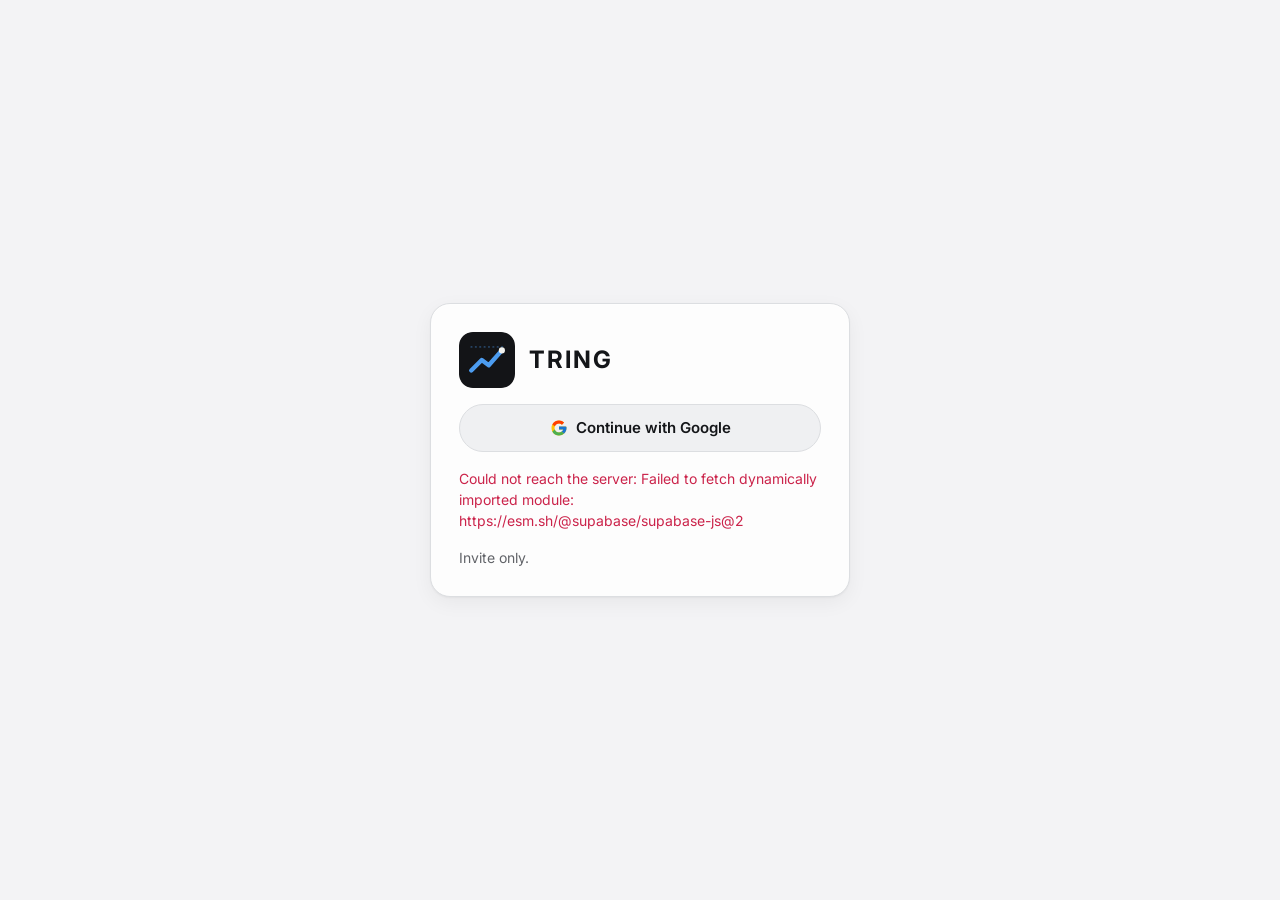
<file: index.html>
<!doctype html>
<html lang="en">
<head>
  <meta charset="utf-8">
  <meta name="viewport" content="width=device-width, initial-scale=1, viewport-fit=cover">
  <title>TRING</title>
  <meta name="description" content="TRING: track assets against their all-time highs, your portfolio and DCA plans, with AI analysis.">
  <meta name="theme-color" content="#f3f4f6" media="(prefers-color-scheme: light)">
  <meta name="theme-color" content="#0f1012" media="(prefers-color-scheme: dark)">
  <meta name="apple-mobile-web-app-capable" content="yes">
  <meta name="apple-mobile-web-app-status-bar-style" content="default">
  <meta name="apple-mobile-web-app-title" content="TRING">
  <link rel="manifest" href="manifest.webmanifest">
  <link rel="icon" href="icon.svg" type="image/svg+xml">
  <link rel="apple-touch-icon" href="icon-180.png">
  <link rel="preconnect" href="https://fonts.googleapis.com">
  <link rel="preconnect" href="https://fonts.gstatic.com" crossorigin>
  <link href="https://fonts.googleapis.com/css2?family=Inter:wght@400;500;600;700&display=swap" rel="stylesheet">
  <link rel="stylesheet" href="css/app.css?v=20261010223110">
  <!-- Every module carries the same version, so a deploy never mixes old and new files from the browser cache.
       deploy.command rewrites the ?v= stamps on each publish. -->
  <script type="importmap">
  { "imports": {
    "./js/app.js": "./js/app.js?v=20261010223110",
    "./js/ai.js": "./js/ai.js?v=20261010223110",
    "./js/analytics.js": "./js/analytics.js?v=20261010223110",
    "./js/calc.js": "./js/calc.js?v=20261010223110",
    "./js/calendar.js": "./js/calendar.js?v=20261010223110",
    "./js/cloud.js": "./js/cloud.js?v=20261010223110",
    "./js/config.js": "./js/config.js?v=20261010223110",
    "./js/fx.js": "./js/fx.js?v=20261010223110",
    "./js/history.js": "./js/history.js?v=20261010223110",
    "./js/importer.js": "./js/importer.js?v=20261010223110",
    "./js/market.js": "./js/market.js?v=20261010223110",
    "./js/store.js": "./js/store.js?v=20261010223110",
    "./js/ui.js": "./js/ui.js?v=20261010223110"
  } }
  </script>

</head>
<body>
  <div class="app">
    <nav id="nav" class="nav" aria-label="Main"></nav>
    <div class="main">
      <header class="topbar">
        <h1 id="view-title">Markets</h1>
        <div class="topbar-actions">
          <span id="sync-status" class="sync-pill" hidden></span>
          <button id="refresh-btn" class="icon-btn" type="button" aria-label="Refresh prices"></button>
          <button id="menu-btn" class="menu-btn" type="button" aria-label="Quick actions" aria-expanded="false" aria-controls="cardnav"><span></span><span></span></button>
        </div>
      </header>
      <nav id="cardnav" class="cardnav" aria-label="Quick actions" hidden></nav>
      <main id="view"></main>
    </div>
  </div>
  <div id="gate" class="gate" hidden></div>
  <div id="toasts" class="toasts"></div>
  <dialog id="sheet" class="sheet" aria-label="Panel"></dialog>
  <script type="module" src="js/app.js?v=20261010223110"></script>
</body>
</html>
</file>
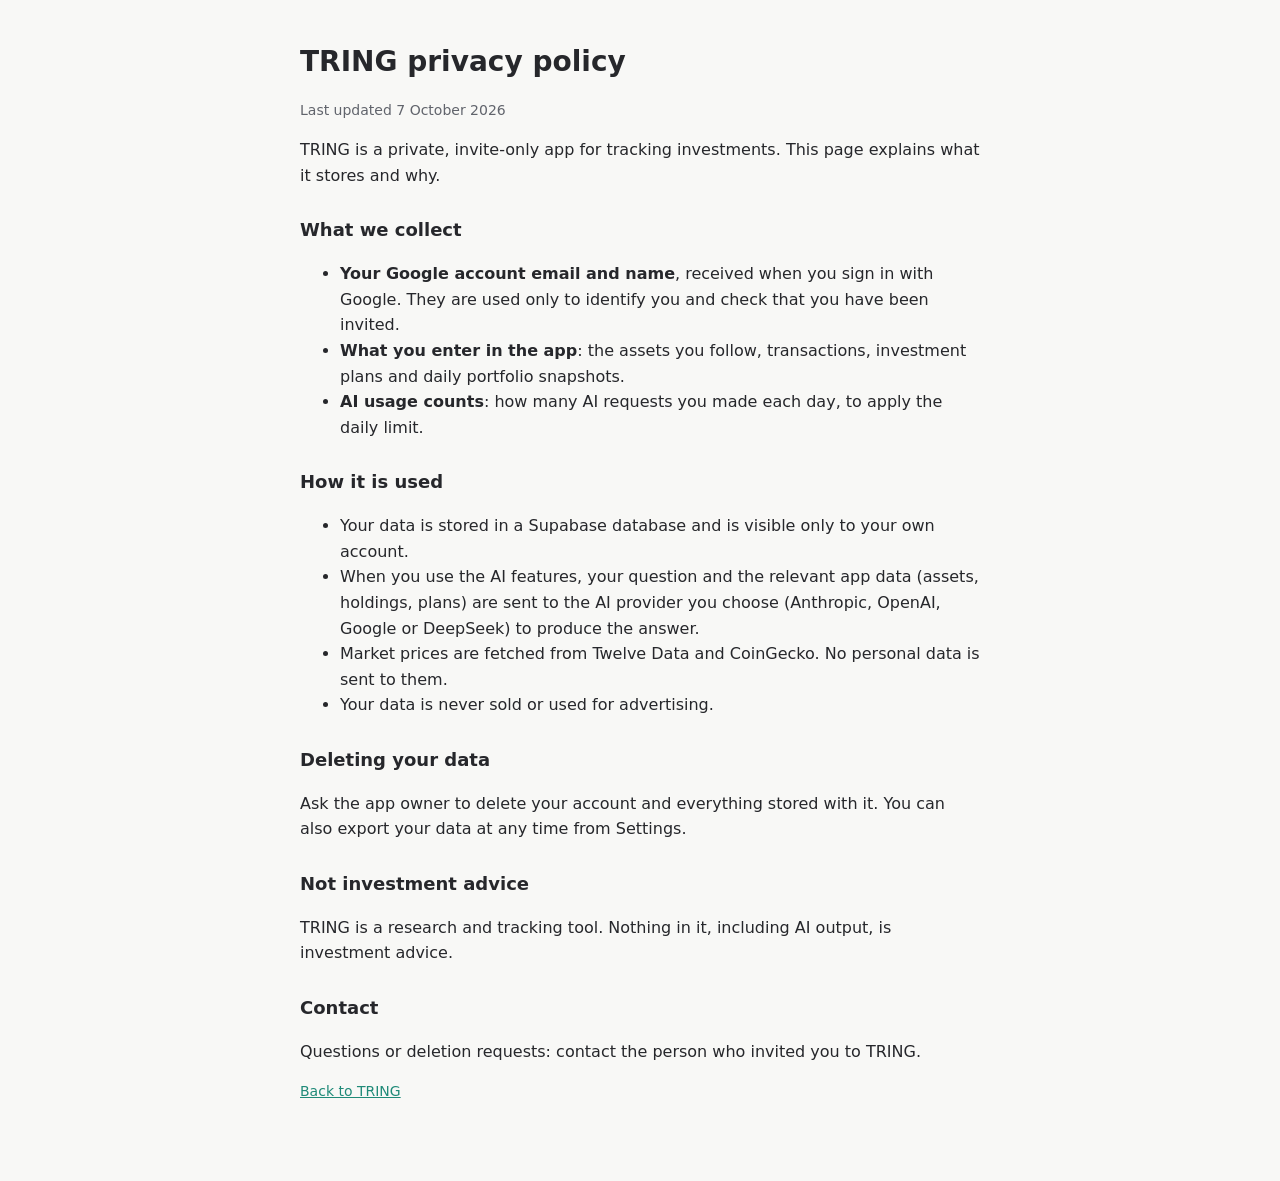
<file: privacy.html>
<!doctype html>
<html lang="en">
<head>
  <meta charset="utf-8">
  <meta name="viewport" content="width=device-width, initial-scale=1">
  <title>TRING · Privacy</title>
  <link rel="icon" href="icon.svg" type="image/svg+xml">
  <style>
    :root { --bg: #f8f8f6; --text: #26272b; --muted: #61646c; --accent: #1f8a78; color-scheme: light dark; }
    @media (prefers-color-scheme: dark) { :root { --bg: #151619; --text: #ececee; --muted: #a3a6ad; --accent: #4fc4ae; } }
    body { margin: 0; background: var(--bg); color: var(--text); font: 16px/1.6 Inter, system-ui, -apple-system, sans-serif; }
    main { max-width: 680px; margin: 0 auto; padding: 40px 16px 64px; }
    h1 { font-size: 28px; margin: 0 0 4px; }
    h2 { font-size: 18px; margin: 28px 0 8px; }
    p, li { color: var(--text); }
    .muted { color: var(--muted); font-size: 14px; }
    a { color: var(--accent); }
  </style>
</head>
<body>
  <main>
    <h1>TRING privacy policy</h1>
    <p class="muted">Last updated 7 October 2026</p>

    <p>TRING is a private, invite-only app for tracking investments. This page explains what it stores and why.</p>

    <h2>What we collect</h2>
    <ul>
      <li><strong>Your Google account email and name</strong>, received when you sign in with Google. They are used only to identify you and check that you have been invited.</li>
      <li><strong>What you enter in the app</strong>: the assets you follow, transactions, investment plans and daily portfolio snapshots.</li>
      <li><strong>AI usage counts</strong>: how many AI requests you made each day, to apply the daily limit.</li>
    </ul>

    <h2>How it is used</h2>
    <ul>
      <li>Your data is stored in a Supabase database and is visible only to your own account.</li>
      <li>When you use the AI features, your question and the relevant app data (assets, holdings, plans) are sent to the AI provider you choose (Anthropic, OpenAI, Google or DeepSeek) to produce the answer.</li>
      <li>Market prices are fetched from Twelve Data and CoinGecko. No personal data is sent to them.</li>
      <li>Your data is never sold or used for advertising.</li>
    </ul>

    <h2>Deleting your data</h2>
    <p>Ask the app owner to delete your account and everything stored with it. You can also export your data at any time from Settings.</p>

    <h2>Not investment advice</h2>
    <p>TRING is a research and tracking tool. Nothing in it, including AI output, is investment advice.</p>

    <h2>Contact</h2>
    <p>Questions or deletion requests: contact the person who invited you to TRING.</p>

    <p class="muted"><a href="./">Back to TRING</a></p>
  </main>
</body>
</html>
</file>
<file: css/app.css>
/* TRING design tokens */
:root {
  --fx-light: oklch(0.2 0.01 260);
  --fx-edge: 0.25;
  --bg: oklch(0.965 0.002 260);
  --surface: oklch(0.995 0 0);
  --surface-2: oklch(0.955 0.003 260);
  --surface-3: oklch(0.925 0.004 260);
  --text: oklch(0.2 0.006 260);
  --muted: oklch(0.5 0.008 260);
  --border: oklch(0.9 0.004 260);
  --grid: oklch(0.2 0.006 260 / 0.06);
  --accent: oklch(0.56 0.16 248);
  --accent-ink: oklch(0.99 0 0);
  --accent-soft: oklch(0.94 0.03 248);
  --success: oklch(0.52 0.14 152);
  --danger: oklch(0.55 0.2 15);
  --warning: oklch(0.55 0.13 70);
  --highlight: inset 0 1px 0 oklch(1 0 0 / 0.7);
  --shadow: 0 1px 2px oklch(0.2 0 0 / 0.04), 0 6px 20px oklch(0.2 0 0 / 0.05);
  --r-sm: 8px;
  --r-md: 12px;
  --r-lg: 16px;
  color-scheme: light;
}
@media (prefers-color-scheme: dark) {
  :root {
    --bg: oklch(0.135 0.003 260);
    --surface: oklch(0.185 0.004 260);
    --surface-2: oklch(0.225 0.005 260);
    --surface-3: oklch(0.265 0.006 260);
    --text: oklch(0.95 0.003 260);
    --muted: oklch(0.68 0.008 260);
    --border: oklch(0.27 0.006 260);
    --grid: oklch(1 0 0 / 0.05);
    --accent: oklch(0.7 0.15 245);
    --accent-ink: oklch(0.15 0.02 250);
    --accent-soft: oklch(0.28 0.06 250);
    --success: oklch(0.78 0.16 152);
    --danger: oklch(0.7 0.19 5);
    --warning: oklch(0.8 0.13 80);
    --highlight: inset 0 1px 0 oklch(1 0 0 / 0.045);
    --shadow: 0 1px 0 oklch(0 0 0 / 0.3), 0 10px 30px oklch(0 0 0 / 0.25);
    --fx-light: oklch(1 0 0);
    --fx-edge: 0.35;
    color-scheme: dark;
  }
}

* { box-sizing: border-box; }
html { -webkit-text-size-adjust: 100%; -webkit-tap-highlight-color: transparent; }
body {
  margin: 0;
  background: var(--bg);
  color: var(--text);
  font: 16px/1.5 Inter, system-ui, -apple-system, 'Segoe UI', sans-serif;
  -webkit-font-smoothing: antialiased;
}
h1, h2, h3, h4 { margin: 0; line-height: 1.25; }
h1 { font-size: 24px; font-weight: 700; letter-spacing: -0.02em; }
@media (min-width: 900px) { .topbar h1 { font-size: 28px; } }
h2 { font-size: 18px; font-weight: 600; margin-bottom: 12px; }
h3 { font-size: 16px; font-weight: 600; }
p { margin: 0; }
a { color: var(--accent); }
.num { font-variant-numeric: tabular-nums; }
.small { font-size: 14px; }
.muted { color: var(--muted); }
.strong { font-weight: 600; }
.up { color: var(--success); }
.down { color: var(--danger); }
.i { flex: none; }
[hidden] { display: none !important; }
.sr-only { position: absolute; width: 1px; height: 1px; overflow: hidden; clip: rect(0 0 0 0); white-space: nowrap; }
:focus-visible { outline: 2px solid var(--accent); outline-offset: 2px; }
.eyebrow { display: block; margin: 0; font-size: 11px; font-weight: 600; letter-spacing: 0.08em; text-transform: uppercase; color: var(--muted); }

/* ---------- Shell: content plus a floating bottom tab bar on every screen size */
.app { min-height: 100dvh; }
.nav {
  position: fixed; left: 50%; bottom: calc(10px + env(safe-area-inset-bottom)); z-index: 20;
  transform: translateX(-50%);
  width: min(480px, calc(100% - 24px));
  display: flex; justify-content: space-around; gap: 2px; padding: 6px;
  border-radius: 22px; border: 1px solid var(--border);
  background: color-mix(in oklch, var(--surface) 88%, transparent);
  backdrop-filter: blur(20px); -webkit-backdrop-filter: blur(20px);
  box-shadow: 0 8px 24px oklch(0 0 0 / 0.25);
}
.nav a {
  flex: 1; display: flex; flex-direction: column; align-items: center; justify-content: center; gap: 2px;
  min-height: 52px; border-radius: 16px;
  color: var(--muted); text-decoration: none; font-size: 11px; font-weight: 500;
  transition: background-color 150ms ease-out, color 150ms ease-out;
}
.nav a[aria-current='page'] { color: var(--text); background: var(--surface-3); }
.nav a[aria-current='page'] .i { color: var(--accent); }
.main { min-width: 0; padding: 0 16px calc(104px + env(safe-area-inset-bottom)); }
.topbar {
  display: flex; align-items: center; justify-content: space-between; gap: 12px;
  max-width: 1200px; margin: 0 auto; padding: calc(14px + env(safe-area-inset-top)) 0 14px;
}
.topbar-actions { display: flex; align-items: center; gap: 8px; }
#view { max-width: 1200px; margin: 0 auto; display: flex; flex-direction: column; gap: 12px; }
@media (min-width: 900px) {
  .main { padding: 0 32px calc(112px + env(safe-area-inset-bottom)); }
  .topbar { padding-top: 18px; }
}

/* ---------- Controls */
.btn {
  display: inline-flex; align-items: center; justify-content: center; gap: 8px;
  min-height: 44px; padding: 0 16px; border-radius: 999px;
  border: 1px solid var(--border); background: var(--surface-2); color: var(--text);
  font: inherit; font-size: 15px; font-weight: 600; text-decoration: none; white-space: nowrap; cursor: pointer;
  transition: background-color 150ms ease-out, transform 150ms ease-out;
}
.btn:active { transform: scale(0.98); }
.btn:disabled { opacity: 0.5; cursor: default; transform: none; }
.btn.primary { background: var(--accent); border-color: var(--accent); color: var(--accent-ink); }
.btn.ghost { border-color: transparent; background: transparent; }
.btn.small { min-height: 36px; padding: 0 14px; font-size: 14px; }
.btn.block { width: 100%; }
.btn-row { display: flex; flex-wrap: wrap; gap: 8px; align-items: center; }
.icon-btn {
  display: inline-grid; place-items: center; width: 44px; height: 44px; flex: none;
  border: 0; border-radius: 999px; background: transparent; color: var(--muted); cursor: pointer;
}
.icon-btn.spinning .i { animation: spin 900ms linear infinite; }
@keyframes spin { to { transform: rotate(360deg); } }
.link-btn { border: 0; padding: 0; background: none; font: inherit; color: inherit; cursor: pointer; text-decoration: underline; text-decoration-color: var(--border); text-underline-offset: 3px; }

.form { display: flex; flex-direction: column; gap: 16px; }
.field { display: flex; flex-direction: column; gap: 6px; min-width: 0; }
.field.inline { flex-direction: row; align-items: center; gap: 8px; }
.field.grow { flex: 1; }
.field.inline select { min-width: 0; }
label, .label { font-size: 14px; font-weight: 500; color: var(--muted); }
input, select, textarea {
  width: 100%; min-height: 44px; padding: 10px 12px;
  border: 1px solid var(--border); border-radius: var(--r-md);
  background: var(--surface-2); color: var(--text); font: inherit; font-size: 16px;
}
textarea { resize: vertical; line-height: 1.4; }
/* One chevron for every select, the same in light and dark */
select {
  appearance: none; -webkit-appearance: none; padding-right: 36px; cursor: pointer;
  background-image: url("data:image/svg+xml,%3Csvg xmlns='http://www.w3.org/2000/svg' width='16' height='16' viewBox='0 0 24 24' fill='none' stroke='%238b909a' stroke-width='2' stroke-linecap='round' stroke-linejoin='round'%3E%3Cpath d='m6 9 6 6 6-6'/%3E%3C/svg%3E");
  background-repeat: no-repeat; background-position: right 12px center; background-size: 16px;
}
input[type=number] { -moz-appearance: textfield; appearance: textfield; }
input[type=number]::-webkit-inner-spin-button, input[type=number]::-webkit-outer-spin-button { -webkit-appearance: none; margin: 0; }
input:focus, select:focus, textarea:focus { outline: none; border-color: var(--accent); box-shadow: 0 0 0 3px color-mix(in oklch, var(--accent) 25%, transparent); }
.hint { font-size: 13px; color: var(--muted); }
.form-error { color: var(--danger); font-size: 14px; min-height: 0; }
.form-error:empty { display: none; }
.row-2 { display: grid; grid-template-columns: 1fr 1fr; gap: 12px; }
@media (max-width: 420px) { .row-2 { grid-template-columns: 1fr; } }
.check { display: flex; align-items: center; gap: 10px; min-height: 44px; color: var(--text); font-size: 15px; cursor: pointer; }
.check input { width: 20px; height: 20px; min-height: 0; accent-color: var(--accent); }
.check:has(input:disabled) { color: var(--muted); cursor: default; }
.select-sm { width: auto; min-height: 36px; padding: 4px 30px 4px 12px; border-radius: 999px; font-size: 14px; font-weight: 500; }

.seg { display: inline-flex; gap: 4px; padding: 4px; border-radius: 999px; background: var(--surface-2); border: 1px solid var(--border); align-self: flex-start; max-width: 100%; }
.seg.wrap { flex-wrap: wrap; border-radius: 18px; }
.seg.full { display: flex; align-self: stretch; }
.seg.full label { flex: 1; min-width: 0; }
.seg.full span { justify-content: center; padding: 0 4px; overflow: hidden; text-overflow: ellipsis; }
@media (max-width: 420px) { .seg.full span { font-size: 13px; } }
.seg label { position: relative; display: block; }
.seg input { position: absolute; inset: 0; width: 100%; height: 100%; min-height: 0; margin: 0; opacity: 0; cursor: pointer; }
.seg span { display: flex; align-items: center; min-height: 36px; padding: 0 14px; border-radius: 999px; font-size: 14px; font-weight: 500; color: var(--muted); white-space: nowrap; }
.seg input:checked + span { background: var(--surface-3); color: var(--text); box-shadow: var(--highlight); }
.seg input:focus-visible + span { outline: 2px solid var(--accent); }
.seg small { font-weight: 400; }

/* ---------- Surfaces: page → panel → inset box, like Trading 212 */
.card, .panel {
  background: var(--surface); border: 1px solid var(--border); border-radius: 20px;
  padding: 20px; box-shadow: var(--highlight), var(--shadow); min-width: 0;
}
.box { display: flex; flex-direction: column; padding: 4px 16px; border: 1px solid var(--border); border-radius: var(--r-lg); background: var(--surface-2); box-shadow: var(--highlight); }
.stat { display: flex; justify-content: space-between; align-items: center; gap: 12px; min-height: 44px; border-bottom: 1px solid var(--border); font-size: 15px; font-weight: 500; text-align: right; }
.stat:last-child { border-bottom: 0; }
.stat .eyebrow { text-align: left; }
.toolbar { display: flex; align-items: center; justify-content: space-between; gap: 12px; flex-wrap: wrap; }
.toolbar.end { justify-content: flex-end; }
.grid { display: grid; gap: 12px; grid-template-columns: repeat(auto-fill, minmax(300px, 1fr)); }
@media (max-width: 360px) { .grid { grid-template-columns: 1fr; } }
.two-col { display: grid; gap: 12px; grid-template-columns: 1fr; }
@media (min-width: 900px) { .two-col { grid-template-columns: 3fr 2fr; } }
.footnote { font-size: 13px; color: var(--muted); max-width: 70ch; }
.banner { display: flex; gap: 12px; align-items: center; flex-wrap: wrap; padding: 16px; border-radius: 20px; background: var(--accent-soft); border: 1px solid color-mix(in oklch, var(--accent) 30%, transparent); }
.banner > div { flex: 1; min-width: 200px; }
.banner p { font-size: 14px; color: var(--muted); }
.empty { text-align: left; display: flex; flex-direction: column; gap: 8px; align-items: flex-start; padding: 32px 24px; }
.empty h2 { margin: 0; }
.empty .btn { margin-top: 8px; }
.skeleton { display: block; border-radius: 8px; background: linear-gradient(90deg, var(--surface-2), var(--surface-3), var(--surface-2)); background-size: 200% 100%; animation: shimmer 1.4s ease-in-out infinite; }
@keyframes shimmer { from { background-position: 100% 0; } to { background-position: -100% 0; } }
.dot { display: inline-block; width: 10px; height: 10px; border-radius: 50%; margin-right: 8px; flex: none; vertical-align: middle; }
.chip { display: inline-flex; align-items: center; gap: 4px; padding: 2px 8px; border-radius: 999px; font-size: 12px; font-weight: 600; background: var(--surface-2); color: var(--muted); }
.chip.buy { background: color-mix(in oklch, var(--success) 15%, transparent); color: var(--success); }
.chip.sell { background: color-mix(in oklch, var(--danger) 15%, transparent); color: var(--danger); }
.chip.split { background: color-mix(in oklch, var(--accent) 15%, transparent); color: var(--accent); }

/* Asset monogram tile */
.avatar {
  display: inline-grid; place-items: center; width: 40px; height: 40px; flex: none; border-radius: 12px;
  font-size: 13px; font-weight: 700; letter-spacing: 0.02em;
  color: var(--c); background: color-mix(in oklch, var(--c) 18%, var(--surface-2));
  box-shadow: inset 0 0 0 1px color-mix(in oklch, var(--c) 30%, transparent);
}
.avatar.cash { --c: var(--muted); }
.avatar { position: relative; overflow: hidden; }
.avatar img { position: absolute; inset: 0; width: 100%; height: 100%; object-fit: contain; background: #fff; }
.avatar.sm { width: 32px; height: 32px; border-radius: 9px; font-size: 11px; }
.tx-main strong .chip { margin-left: 6px; vertical-align: 1px; }

/* ---------- Asset card (Markets) */
.asset { display: flex; flex-direction: column; gap: 14px; }
.asset-head { display: flex; justify-content: space-between; gap: 12px; align-items: flex-start; }
.asset-id { display: flex; align-items: center; gap: 12px; min-width: 0; padding: 0; border: 0; background: none; color: inherit; font: inherit; text-align: left; cursor: pointer; }
.asset-id h3 { overflow-wrap: anywhere; }
.price-block { text-align: right; flex: none; }
.price { font-size: 20px; font-weight: 600; }
.ath-row { display: flex; justify-content: space-between; align-items: flex-end; gap: 12px; padding: 14px 16px; border-radius: var(--r-lg); background: var(--surface-2); border: 1px solid var(--border); }
.ath-row > div { display: flex; flex-direction: column; gap: 2px; }
.ath-row .right { text-align: right; align-items: flex-end; }
.big { font-size: 28px; font-weight: 700; letter-spacing: -0.02em; line-height: 1.1; }
.meter { height: 6px; border-radius: 999px; background: var(--surface-3); overflow: hidden; }
.meter span { display: block; height: 100%; border-radius: inherit; transition: width 250ms ease-out; }
.card-actions { display: flex; align-items: center; gap: 4px; margin-top: auto; border-top: 1px solid var(--border); padding-top: 10px; }
.card-actions .icon-btn { margin-left: auto; }
.card-error { display: flex; flex-direction: column; gap: 10px; align-items: flex-start; padding: 12px; border-radius: var(--r-md); background: color-mix(in oklch, var(--danger) 8%, transparent); color: var(--text); font-size: 14px; }
.pick-list { display: flex; flex-direction: column; gap: 6px; }
.pick-list:empty { display: none; }
.pick { display: flex; justify-content: space-between; gap: 8px; align-items: center; min-height: 48px; padding: 8px 12px; border: 1px solid var(--border); border-radius: var(--r-md); background: var(--surface-2); color: var(--text); font: inherit; text-align: left; cursor: pointer; }

/* ---------- KPIs, tables, lists */
.kpis { display: grid; gap: 16px; grid-template-columns: repeat(auto-fit, minmax(130px, 1fr)); }
.card .kpis { margin-bottom: 16px; }
.kpi { display: flex; flex-direction: column; gap: 2px; min-width: 0; }
.kpi strong { font-size: 22px; font-weight: 600; letter-spacing: -0.01em; }
.table-wrap { overflow-x: auto; margin: 0 -4px; }
table { width: 100%; border-collapse: collapse; font-size: 14px; }
th, td { padding: 10px 8px; text-align: left; border-bottom: 1px solid var(--border); white-space: nowrap; }
th { font-weight: 600; color: var(--muted); font-size: 11px; letter-spacing: 0.08em; text-transform: uppercase; }
tbody tr:last-child td { border-bottom: 0; }
.r { text-align: right; font-variant-numeric: tabular-nums; }
.tx-list, .schedule, .legend-list, .hold-list { list-style: none; margin: 0; padding: 0; }
.tx-list li { display: flex; align-items: center; gap: 12px; padding: 10px 0; border-bottom: 1px solid var(--border); }
.tx-list li:last-child { border-bottom: 0; }
.tx-main { flex: 1; display: flex; flex-direction: column; min-width: 0; }
.tx-main span { overflow: hidden; text-overflow: ellipsis; white-space: nowrap; }
.schedule { max-height: 420px; overflow-y: auto; }
.schedule li { display: grid; grid-template-columns: 40px 1fr auto auto; align-items: center; gap: 12px; min-height: 52px; border-bottom: 1px solid var(--border); }
.schedule li:last-child { border-bottom: 0; }
.schedule li.done > span:not(.chip) { color: var(--muted); }
.schedule .btn, .schedule .chip, .schedule li > span:last-child { justify-self: end; }

/* ---------- Line chart (Revolut style) */
.lc {
  position: relative; height: var(--lc-h, 220px); margin: 0 -20px;
  touch-action: pan-y; cursor: crosshair;
  user-select: none; -webkit-user-select: none; -webkit-touch-callout: none;
}
.lc svg { display: block; width: 100%; height: 100%; overflow: visible; }
.lc-grid line { stroke: var(--grid); stroke-width: 1; vector-effect: non-scaling-stroke; }
.lc-end, .lc-dot { position: absolute; width: 10px; height: 10px; margin: -5px 0 0 -5px; border-radius: 50%; background: var(--lc-c); pointer-events: none; }
.lc-end { box-shadow: 0 0 0 4px color-mix(in oklch, var(--lc-c) 25%, transparent); animation: pulse 2.4s ease-out infinite; }
.lc-dot { width: 12px; height: 12px; margin: -6px 0 0 -6px; border: 2px solid var(--surface); box-shadow: 0 0 0 1px var(--lc-c); }
.lc-cursor { position: absolute; top: 0; bottom: 0; width: 1px; background: var(--muted); opacity: 0.5; pointer-events: none; }
@keyframes pulse { 0% { box-shadow: 0 0 0 0 color-mix(in oklch, var(--lc-c) 45%, transparent); } 70%, 100% { box-shadow: 0 0 0 10px transparent; } }
.lc-legend { display: flex; gap: 16px; margin-top: 8px; }
.sw { display: inline-block; width: 14px; height: 2px; border-radius: 2px; vertical-align: middle; margin-right: 6px; }
.sw.dashed { background: repeating-linear-gradient(90deg, var(--muted) 0 3px, transparent 3px 6px); }
.chart-empty { display: grid; place-items: center; min-height: 160px; }
.ranges { display: flex; justify-content: space-between; gap: 2px; margin-top: 12px; }
.ranges label { position: relative; flex: 1; display: block; }
.ranges input { position: absolute; inset: 0; width: 100%; height: 100%; min-height: 0; margin: 0; opacity: 0; cursor: pointer; }
.ranges span { display: grid; place-items: center; min-height: 36px; border-radius: 999px; font-size: 13px; font-weight: 600; color: var(--muted); }
.ranges input:checked + span { background: var(--surface-3); color: var(--text); box-shadow: var(--highlight); }
.ranges input:focus-visible + span { outline: 2px solid var(--accent); }

.alloc { display: flex; flex-wrap: wrap; gap: 20px; align-items: center; }
.donut { flex: none; }
.donut-center { font: 600 14px Inter, system-ui, sans-serif; fill: var(--text); font-variant-numeric: tabular-nums; }
.legend-list { flex: 1; min-width: 160px; display: flex; flex-direction: column; gap: 8px; font-size: 14px; }
.legend-list li { display: flex; align-items: center; gap: 8px; }
.legend-list li span:first-of-type { flex: 1; }
.legend-list i { width: 10px; height: 10px; border-radius: 50%; flex: none; }
.legend-list.cols { display: grid; grid-template-columns: repeat(auto-fill, minmax(180px, 1fr)); gap: 8px 16px; }

/* ---------- Portfolio */
.port { display: grid; gap: 12px; grid-template-columns: minmax(0, 1fr); grid-template-areas: 'perf' 'returns' 'hold' 'breakdown' 'expo' 'income' 'alloc' 'tx'; }
.perf { grid-area: perf; overflow: hidden; background: radial-gradient(120% 60% at 50% 100%, color-mix(in oklch, var(--surface-2) 70%, transparent), transparent 70%), var(--surface); }
.returns { grid-area: returns; }
.breakdown { grid-area: breakdown; padding: 12px; }
.holdings-panel { grid-area: hold; padding: 12px; }
.alloc-panel { grid-area: alloc; }
.tx-panel { grid-area: tx; }
.income-panel { grid-area: income; }
.expo-panel { grid-area: expo; }
.income-panel > .eyebrow, .expo-panel > .eyebrow { margin-bottom: 12px; }
.income-empty { display: flex; align-items: center; justify-content: space-between; gap: 12px; flex-wrap: wrap; }
.income-empty p { max-width: 60ch; }
.income-grid { display: grid; gap: 12px; grid-template-columns: minmax(0, 1fr); }
@media (min-width: 760px) { .income-grid { grid-template-columns: 1fr 1fr; } }
.bar { display: block; height: 6px; border-radius: 999px; background: var(--surface-3); overflow: hidden; }
.bar i { display: block; height: 100%; border-radius: inherit; background: var(--accent); }
.div-years { display: grid; gap: 8px; margin-top: 16px; }
.div-year { display: grid; grid-template-columns: 44px 1fr auto; align-items: center; gap: 12px; }
.payers { margin-top: 12px; }
.income-panel .warn { margin-top: 12px; }
.expo-kpis { display: grid; grid-template-columns: repeat(3, minmax(0, 1fr)); gap: 12px; margin-bottom: 16px; }
.expo-kpis strong { display: block; font-size: 18px; font-weight: 600; }
.expo-list { list-style: none; margin: 0; padding: 0; display: flex; flex-direction: column; gap: 14px; }
.expo-row { display: flex; justify-content: space-between; gap: 12px; margin-bottom: 6px; font-size: 15px; }
.expo-name { font-weight: 600; }
.expo-list p { margin-top: 6px; }
.expo-panel .expo-list + p { margin-top: 14px; }
/* Phones: the two column wrappers dissolve, so every panel follows the grid areas above */
.port-main, .port-side { display: contents; }
@media (min-width: 1000px) {
  /* Desktop: holdings stay in view beside the taller right column, so no empty gap opens below them */
  .port { grid-template-columns: 380px minmax(0, 1fr); grid-template-areas: 'side main' 'income income' 'alloc alloc' 'tx tx'; }
  .port-main { grid-area: main; display: flex; flex-direction: column; gap: 12px; min-width: 0; }
  .port-side { grid-area: side; display: block; min-width: 0; }
  /* .port-side prefix: outranks the light-effect rule's position: relative (sticky still anchors the effect) */
  .port-side > .holdings-panel.panel { position: sticky; top: calc(88px + env(safe-area-inset-top)); max-height: calc(100dvh - 88px - 112px - env(safe-area-inset-top) - env(safe-area-inset-bottom)); display: flex; flex-direction: column; }
  .holdings-panel .hold-list { overflow-y: auto; margin: 0 -12px; padding: 0 12px; overscroll-behavior: contain; }
}
.perf { position: relative; }
.perf-head { margin-bottom: 12px; }
.perf-title { display: flex; flex-direction: column; gap: 2px; min-width: 0; user-select: none; -webkit-user-select: none; }
.perf-actions { position: absolute; top: 12px; right: 12px; display: flex; align-items: center; gap: 2px; }
.hero { font-size: 40px; font-weight: 700; letter-spacing: -0.035em; line-height: 1.1; white-space: nowrap; }
.hero small { font-size: 0.6em; letter-spacing: -0.01em; color: var(--muted); }
.perf-sub { min-height: 21px; font-weight: 500; }
@media (max-width: 420px) { .hero { font-size: 34px; } }

.returns .eyebrow:first-child { margin-bottom: 12px; }
.pnl-grid { display: grid; gap: 1px; grid-template-columns: repeat(2, minmax(0, 1fr)); border-radius: var(--r-lg); overflow: hidden; background: var(--border); border: 1px solid var(--border); }
.returns { container-type: inline-size; }
@container (min-width: 420px) { .pnl-grid { grid-template-columns: repeat(3, minmax(0, 1fr)); } }
@container (min-width: 720px) { .pnl-grid { grid-template-columns: repeat(6, minmax(0, 1fr)); } }
.pnl { display: flex; flex-direction: column; gap: 4px; padding: 12px; background: var(--surface-2); min-width: 0; }
.pnl strong { font-size: 15px; font-weight: 600; overflow: hidden; text-overflow: ellipsis; white-space: nowrap; }
.pnl .small { font-size: 13px; }

.hold-head { display: flex; justify-content: space-between; align-items: center; gap: 12px; padding: 6px 6px 10px; }
.hold-total { display: block; font-size: 17px; font-weight: 600; }
.search { position: relative; margin-bottom: 6px; }
.search .i { position: absolute; left: 14px; top: 50%; transform: translateY(-50%); color: var(--muted); pointer-events: none; }
.search input { padding-left: 42px; border-radius: 999px; }
.hold { display: flex; align-items: center; gap: 12px; width: 100%; min-height: 64px; padding: 10px; border: 0; border-radius: var(--r-md); background: none; color: inherit; font: inherit; text-align: left; cursor: pointer; transition: background-color 120ms ease-out; }
.hold-main { flex: 1; display: flex; flex-direction: column; min-width: 0; }
.hold-name { font-weight: 600; font-size: 15px; overflow: hidden; text-overflow: ellipsis; white-space: nowrap; }
.hold-sub { font-size: 12px; font-weight: 500; color: var(--muted); text-transform: uppercase; letter-spacing: 0.02em; overflow: hidden; text-overflow: ellipsis; white-space: nowrap; }
.hold-right { display: flex; flex-direction: column; align-items: flex-end; flex: none; }
.hold-val { font-weight: 600; font-size: 15px; }
.hold-right .small { font-size: 12px; font-weight: 500; }
.hold-empty { padding: 16px 10px; }

.th-sort { border: 0; background: none; padding: 0; font: inherit; color: inherit; cursor: pointer; min-height: 32px; white-space: nowrap; }
.tx-head { display: flex; justify-content: space-between; align-items: center; gap: 12px; }
.tx-head h2 { margin: 0; }
.tx-filters { display: grid; grid-template-columns: repeat(auto-fit, minmax(160px, 1fr)); gap: 12px; margin: 16px 0 8px; }
.pager { display: flex; justify-content: space-between; align-items: center; gap: 12px; margin-top: 12px; }

/* Asset detail sheet */
.detail { display: flex; flex-direction: column; gap: 14px; }
.detail-id { display: flex; align-items: center; gap: 10px; }
.detail .lc { margin: 0 -20px; }
.detail .ranges { margin-top: 0; }
.detail h3.eyebrow { margin-top: 6px; }
.detail-actions { display: flex; gap: 8px; align-items: center; position: sticky; bottom: 0; padding-top: 4px; background: var(--surface); }

/* ---------- Plan */
.plan-layout { display: grid; gap: 12px; grid-template-columns: minmax(0, 1fr); }
@media (min-width: 1100px) { .plan-layout { grid-template-columns: minmax(0, 2fr) minmax(0, 3fr); } }
.alloc-rows { flex: 1; min-width: min(100%, 320px); display: flex; flex-direction: column; gap: 8px; }
.alloc-row { display: flex; flex-direction: column; gap: 8px; padding: 8px 4px 10px 12px; border: 1px solid var(--border); border-radius: var(--r-lg); background: var(--surface-2); }
.alloc-row input { background: var(--surface); }
.alloc-main { display: flex; align-items: center; gap: 8px; }
.alloc-main .dot { margin-right: 0; }
.alloc-main .pct-input { width: 80px; }
.alloc-main .icon-btn { width: 36px; }
.alloc-target { display: flex; align-items: center; flex-wrap: wrap; gap: 6px 10px; padding-left: 18px; }
.alloc-target label { font-size: 13px; }
.ccy-input { position: relative; width: 148px; flex: none; }
.ccy-input input { min-height: 36px; padding: 6px 46px 6px 10px; text-align: right; font-variant-numeric: tabular-nums; }
.ccy-input span { position: absolute; right: 10px; top: 50%; transform: translateY(-50%); font-size: 12px; font-weight: 600; color: var(--muted); pointer-events: none; }
.alloc-out { margin-left: auto; padding-right: 10px; font-size: 15px; white-space: nowrap; }
.alloc-out strong { font-weight: 700; }
.alloc-note { margin: 0; padding: 0 10px 0 18px; }
.alloc-note .link-btn { color: var(--accent); text-decoration: none; min-height: 24px; }
.alloc-cols { display: flex; justify-content: space-between; padding: 0 48px 0 30px; font-weight: 500; }
.alloc-head .field.inline .label { font-size: 13px; }
/* One colour job each: the asset dot is identity, blue marks the active choice, green/red the outcome */
.alloc-head .seg input:checked + span, .seg.mini input:checked + span { background: var(--accent-soft); color: var(--accent); }
.alloc-head { display: flex; align-items: center; justify-content: space-between; flex-wrap: wrap; gap: 8px 12px; margin-bottom: 12px; }
.alloc-head h2 { margin: 0; }
.seg.mini { padding: 2px; }
.seg.mini span { min-height: 32px; padding: 0 10px; font-size: 13px; }

/* Instrument search (combobox) */
.combo { position: relative; flex: 1; min-width: 0; }
.combo-list {
  position: absolute; left: 0; right: 0; top: calc(100% + 6px); z-index: 30;
  margin: 0; padding: 6px; list-style: none; max-height: 344px; overflow-y: auto; min-width: 260px;
  background: var(--surface); border: 1px solid var(--border); border-radius: var(--r-md);
  box-shadow: var(--highlight), 0 16px 40px oklch(0 0 0 / 0.28); animation: pop-in 150ms ease-out;
}
.combo-list.inline { position: static; min-width: 0; margin-top: 8px; max-height: 52dvh; box-shadow: none; animation: none; background: var(--surface-2); }
.combo-opt { display: flex; align-items: center; gap: 10px; min-height: 52px; padding: 6px 8px; border-radius: var(--r-sm); cursor: pointer; }
.combo-opt.active { background: var(--surface-3); }
.combo-main { flex: 1; min-width: 0; display: flex; flex-direction: column; }
.combo-name { font-size: 15px; font-weight: 600; overflow: hidden; text-overflow: ellipsis; white-space: nowrap; }
.combo-sub { font-size: 12px; color: var(--muted); overflow: hidden; text-overflow: ellipsis; white-space: nowrap; }
.combo-opt .chip { flex: none; }
.combo-note { padding: 10px 8px; }
/* An open list must sit above the cards that follow */
.card:has(.combo-input[aria-expanded='true']) { z-index: 5; }
@keyframes pop-in { from { opacity: 0; transform: translateY(-4px); } }
.manual { margin-top: 20px; padding-top: 4px; border-top: 1px solid var(--border); }
.manual summary { display: flex; align-items: center; min-height: 44px; font-size: 14px; font-weight: 500; color: var(--muted); cursor: pointer; }
.manual[open] summary { margin-bottom: 8px; }

/* Plan setup: three labelled groups; stays in view beside the allocation on tall desktop screens */
.setup-group { display: flex; flex-direction: column; gap: 12px; min-width: 0; padding-top: 16px; border-top: 1px solid var(--border); }
.setup .seg.full span { min-height: 40px; }
.setup-sum { margin: 0; padding: 10px 12px; border-radius: var(--r-md); background: var(--surface-2); font-size: 14px; }
.setup-sum strong { font-weight: 600; }
.affix { position: relative; }
.affix input { padding-right: 56px; }
.affix span { position: absolute; right: 12px; top: 50%; transform: translateY(-50%); font-size: 13px; font-weight: 600; color: var(--muted); pointer-events: none; }
@media (min-width: 1100px) and (min-height: 820px) {
  .plan-layout > .card.setup { position: sticky; top: calc(88px + env(safe-area-inset-top)); align-self: start; }
}

/* Plan allocation treemap */
.plan-alloc { display: flex; flex-direction: column; gap: 14px; }
.tm { position: relative; }
.tm-cell { position: absolute; outline: none; }
.tm-in {
  position: absolute; inset: 2px; display: flex; flex-direction: column; justify-content: flex-end; gap: 1px;
  padding: 10px 12px; overflow: hidden; border-radius: 10px; cursor: default;
  color: oklch(0.17 0.02 260);
  background: linear-gradient(155deg, color-mix(in oklch, var(--c) 78%, white), var(--c) 45%, color-mix(in oklch, var(--c) 82%, black));
  box-shadow: inset 0 1px 0 oklch(1 0 0 / 0.3), inset 0 0 0 1px oklch(0 0 0 / 0.12);
}
.tm-cell.md .tm-in { padding: 6px 8px; }
.tm-cell.sm .tm-in { padding: 0; }
.tm-name { font-size: 14px; font-weight: 700; line-height: 1.2; }
.tm-val { font-size: 12px; font-weight: 600; opacity: 0.8; }
.tm-name, .tm-val { overflow: hidden; text-overflow: ellipsis; white-space: nowrap; }
.tm-cell.md .tm-full, .tm-cell.lg .tm-short { display: none; }
.tm-cell.sm .tm-name, .tm-cell.sm .tm-val { display: none; }
.tm-more { display: none; margin: 8px 0 0; padding-top: 8px; border-top: 1px solid oklch(0 0 0 / 0.15); font-size: 13px; }
.tm-more div { display: flex; justify-content: space-between; gap: 16px; padding: 2px 0; }
.tm-more dt { opacity: 0.75; font-weight: 500; }
.tm-more dd { margin: 0; font-weight: 700; }
.tm-more .up, .tm-more .down { color: inherit; }
.tm-caption { margin-top: 6px; }
/* Pop-out: the tile lifts above its neighbours and grows (toward the middle) to show everything */
.tm-cell:is(:hover, :focus-visible) { z-index: 5; }
.tm-cell:is(:hover, :focus-visible) .tm-in {
  right: auto; bottom: auto; justify-content: flex-start;
  min-width: max(calc(100% - 4px), 220px); min-height: max(calc(100% - 4px), 64px); padding: 12px 14px;
  box-shadow: inset 0 1px 0 oklch(1 0 0 / 0.3), 0 0 0 2px color-mix(in oklch, var(--c) 60%, white), 0 14px 36px oklch(0 0 0 / 0.45);
  animation: tm-pop 160ms ease-out;
}
.tm-cell.ax-r:is(:hover, :focus-visible) .tm-in { left: auto; right: 2px; }
.tm-cell.ay-b:is(:hover, :focus-visible) .tm-in { top: auto; bottom: 2px; }
.tm-cell:is(:hover, :focus-visible) :is(.tm-name, .tm-val) { display: block; }
.tm-cell:is(:hover, :focus-visible) .tm-full { display: inline; }
.tm-cell:is(:hover, :focus-visible) .tm-short { display: none; }
.tm-cell:is(:hover, :focus-visible) .tm-more { display: block; }
@keyframes tm-pop { from { transform: scale(0.97); opacity: 0.7; } }

/* Plan result */
.plan-hero { display: grid; gap: 16px; grid-template-columns: minmax(0, 1fr); align-items: center; margin-bottom: 20px; }
@media (min-width: 900px) { .plan-hero { grid-template-columns: minmax(280px, 2fr) 3fr; } }
.plan-gain { display: flex; flex-direction: column; gap: 4px; padding: 16px 18px; border-radius: var(--r-lg); background: var(--surface-2); border: 1px solid var(--border); box-shadow: var(--highlight); }
.plan-gain .hero { font-size: 36px; }
.card .plan-hero .kpis { margin-bottom: 0; }
#plan-results .footnote { margin-top: 14px; }
.pct-input { position: relative; width: 96px; flex: none; }
.pct-input input { padding-right: 28px; text-align: right; }
.pct-input span { position: absolute; right: 10px; top: 50%; transform: translateY(-50%); color: var(--muted); pointer-events: none; }
#alloc-sum { display: flex; align-items: center; gap: 6px; }
#alloc-sum.ok { color: var(--success); }
#alloc-sum.warn { color: var(--warning); }

/* ---------- AI */
.ai-controls { display: flex; flex-direction: column; gap: 12px; }
.quick { display: flex; flex-wrap: wrap; gap: 8px; align-items: center; }
.quick .field.inline { min-width: 220px; }
.chat { display: flex; flex-direction: column; gap: 16px; min-height: 200px; }
.chat-empty { display: flex; flex-direction: column; gap: 6px; max-width: 60ch; }
.chat-empty h2 { margin: 0; }
.msg.user { display: flex; justify-content: flex-end; }
.msg.user .bubble { max-width: 85%; padding: 10px 14px; border-radius: 18px 18px 4px 18px; background: var(--surface-3); white-space: pre-wrap; overflow-wrap: anywhere; }
.msg.ai { max-width: 100%; }
.msg.error { display: flex; gap: 8px; align-items: flex-start; padding: 10px 12px; border-radius: var(--r-md); color: var(--danger); background: color-mix(in oklch, var(--danger) 8%, transparent); font-size: 14px; }
.msg-meta { margin-bottom: 4px; }
.prose { overflow-wrap: anywhere; line-height: 1.6; }
.prose > * + * { margin-top: 10px; }
.prose h3, .prose h4 { font-size: 16px; margin-top: 18px; }
.prose ul, .prose ol { padding-left: 22px; margin-bottom: 0; }
.prose li + li { margin-top: 4px; }
.prose code { font-size: 14px; background: var(--surface-2); padding: 1px 5px; border-radius: 4px; }
.prose table { font-size: 14px; }
.sources { margin-top: 10px; font-size: 14px; color: var(--muted); }
.sources summary { cursor: pointer; min-height: 32px; }
.sources ol { padding-left: 20px; margin: 4px 0 0; }
.chat-foot { display: flex; justify-content: flex-end; }
.composer { position: sticky; bottom: calc(92px + env(safe-area-inset-bottom)); display: flex; gap: 8px; align-items: flex-end; padding: 6px; border-radius: 24px; background: var(--surface); border: 1px solid var(--border); box-shadow: var(--highlight), var(--shadow); }
.composer textarea { border: 0; min-height: 44px; max-height: 200px; box-shadow: none; background: transparent; }
.composer .btn { width: 44px; padding: 0; flex: none; }

/* ---------- Toasts and sheet */
.toasts { position: fixed; left: 50%; bottom: calc(96px + env(safe-area-inset-bottom)); transform: translateX(-50%); z-index: 50; display: flex; flex-direction: column; gap: 8px; width: min(440px, calc(100% - 32px)); pointer-events: none; }
.toast { pointer-events: auto; display: flex; align-items: center; justify-content: space-between; gap: 12px; padding: 12px 14px; border-radius: var(--r-md); background: var(--text); color: var(--bg); font-size: 14px; box-shadow: 0 8px 24px oklch(0 0 0 / 0.2); animation: toast-in 200ms ease-out; }
.toast.error { background: var(--danger); color: oklch(0.99 0 0); }
.toast.out { opacity: 0; transform: translateY(8px); transition: opacity 200ms ease-out, transform 200ms ease-out; }
.toast-btn { border: 0; background: transparent; color: inherit; font: inherit; font-weight: 600; text-decoration: underline; cursor: pointer; min-height: 32px; }
@keyframes toast-in { from { opacity: 0; transform: translateY(8px); } }

dialog.sheet {
  width: 100%; max-width: 560px; max-height: 92dvh; margin: auto auto 0; padding: 0;
  border: 1px solid var(--border); border-radius: 24px 24px 0 0;
  background: var(--surface); color: var(--text); box-shadow: var(--highlight), 0 -8px 40px oklch(0 0 0 / 0.3);
}
dialog.sheet[open] { animation: sheet-in 220ms ease-out; }
dialog.sheet::backdrop { background: oklch(0.05 0 0 / 0.55); }
@media (min-width: 700px) { dialog.sheet { margin: auto; border-radius: 24px; } }
@keyframes sheet-in { from { transform: translateY(24px); opacity: 0; } }
.sheet-inner { display: flex; flex-direction: column; max-height: 92dvh; }
.sheet-head { display: flex; justify-content: space-between; align-items: center; padding: 12px 12px 8px 20px; }
.sheet-head h2 { margin: 0; }
.sheet-body { overflow-y: auto; overflow-x: hidden; padding: 4px 20px calc(20px + env(safe-area-inset-bottom)); }

.sync-pill { display: inline-flex; align-items: center; gap: 6px; padding: 4px 10px; border-radius: 999px; font-size: 13px; color: var(--muted); background: var(--surface-2); border: 1px solid var(--border); }
.sync-pill.ok { color: var(--success); }
.sync-pill.error { color: var(--danger); }
.sync-pill[hidden] { display: none; }

@media (prefers-reduced-motion: reduce) {
  *, *::before, *::after { animation-duration: 1ms !important; animation-iteration-count: 1 !important; transition-duration: 1ms !important; }
}

/* ---------- Active AI, provider blocks */
.active-ai { display: flex; align-items: center; flex-wrap: wrap; gap: 6px; color: var(--muted); }
.active-ai strong { color: var(--text); }
.live-dot { width: 8px; height: 8px; border-radius: 50%; background: var(--success); flex: none; }
.prov { display: flex; flex-direction: column; gap: 12px; padding-top: 16px; border-top: 1px solid var(--border); }
.prov-head { display: flex; align-items: center; justify-content: space-between; gap: 12px; min-height: 36px; }

/* ---------- Sign-in gate */
.gate { min-height: 100dvh; display: grid; place-items: center; padding: 24px 16px; }
.gate-card { width: min(420px, 100%); display: flex; flex-direction: column; gap: 16px; padding: 28px; }
.gate-brand { display: flex; align-items: center; gap: 14px; }
.gate-brand img { border-radius: 14px; }
.gate-brand h1 { letter-spacing: 0.08em; }
.btn.google { min-height: 48px; font-weight: 600; }

/* ---------- Import */
.imp-summary { display: flex; flex-direction: column; gap: 16px; }
.imp-summary:empty { display: none; }
.imp-card { display: flex; flex-direction: column; gap: 8px; padding: 16px; box-shadow: none; background: var(--surface-2); }
p.warn { color: var(--warning); }

/* ---------- Hover only where a mouse exists; touch gets press feedback instead */
@media (hover: hover) and (pointer: fine) {
  .nav a:hover { color: var(--text); }
  .btn:hover { background: var(--surface-3); }
  .btn.primary:hover { background: color-mix(in oklch, var(--accent) 88%, var(--text)); }
  .btn.ghost:hover { background: var(--surface-2); }
  .icon-btn:hover { background: var(--surface-2); color: var(--text); }
  .asset-id:hover h3 { text-decoration: underline; text-underline-offset: 3px; text-decoration-color: var(--border); }
  .pick:hover { border-color: var(--accent); }
  .hold:hover { background: var(--surface-2); }
  .combo-opt:hover { background: var(--surface-3); }
  .cn-link:hover { opacity: 1; transform: translateX(2px); }
}
.hold:active, .icon-btn:active, .pick:active { background: var(--surface-2); }

/* ---------- Light effects (js/fx.js). --fx-x/--fx-y: light position in the element, --fx-o: strength */
.card:not(.no-fx), .panel:not(.no-fx) { position: relative; isolation: isolate; }
/* Spotlight Card: a brighter rim near the pointer (no fill inside the card) */
.card:not(.no-fx)::after, .panel:not(.no-fx)::after {
  content: ''; position: absolute; inset: 0; border-radius: inherit; pointer-events: none; z-index: -1;
  opacity: var(--fx-o, 0);
}
.card:not(.no-fx)::after, .panel:not(.no-fx)::after {
  padding: 1px; z-index: 1;
  background: radial-gradient(180px circle at var(--fx-x, 50%) var(--fx-y, 50%), color-mix(in oklch, var(--fx-light) calc(var(--fx-edge) * 100%), transparent), transparent 70%);
  -webkit-mask: linear-gradient(#000 0 0) content-box, linear-gradient(#000 0 0); -webkit-mask-composite: xor; mask-composite: exclude;
}
/* Border Glow (after React Bits): with a mouse, a colored border and outer glow light up on the edge
   nearest the pointer. js/fx.js sets html.bglow, --edge-proximity (0-100) and --cursor-angle per card,
   and adds the .edge-light layer. Phones keep the tilt rim above. */
:root {
  --bg-glow: 214deg 95% 74%;
  --bg-c1: #5aa2ff; --bg-c2: #38bdf8; --bg-c3: #8ea2ff;
  --bg-blend: plus-lighter; --bg-fill-blend: soft-light; --bg-fill: 0.35;
}
@media (prefers-color-scheme: light) {
  :root { --bg-glow: 214deg 85% 52%; --bg-blend: normal; --bg-fill-blend: normal; --bg-fill: 0.12; }
}
.bglow :is(.card, .panel):not(.no-fx) {
  --edge-proximity: 0; --cursor-angle: 45deg;
  --edge-sensitivity: 30; --color-sensitivity: 50; --cone-spread: 25; --glow-padding: 40px; --fill-opacity: var(--bg-fill);
  --card-bg: var(--surface);
  --g1: radial-gradient(at 80% 55%, var(--bg-c1) 0px, transparent 50%);
  --g2: radial-gradient(at 69% 34%, var(--bg-c2) 0px, transparent 50%);
  --g3: radial-gradient(at 8% 6%, var(--bg-c3) 0px, transparent 50%);
  --g4: radial-gradient(at 41% 38%, var(--bg-c1) 0px, transparent 50%);
  --g5: radial-gradient(at 86% 85%, var(--bg-c2) 0px, transparent 50%);
  --g6: radial-gradient(at 82% 18%, var(--bg-c3) 0px, transparent 50%);
  --g7: radial-gradient(at 51% 4%, var(--bg-c2) 0px, transparent 50%);
  --gbase: linear-gradient(var(--bg-c1) 0 100%);
}
.bglow :is(.card, .panel):not(.no-fx)::before,
.bglow :is(.card, .panel):not(.no-fx)::after,
.bglow :is(.card, .panel):not(.no-fx) > .edge-light {
  content: ''; position: absolute; inset: 0; border-radius: inherit; pointer-events: none; z-index: -1;
  padding: 0; -webkit-mask: none; mask: none;
  transition: opacity 250ms ease-out;
}
.bglow :is(.card, .panel):not(.no-fx):not(:hover)::before,
.bglow :is(.card, .panel):not(.no-fx):not(:hover)::after,
.bglow :is(.card, .panel):not(.no-fx):not(:hover) > .edge-light { opacity: 0; transition: opacity 750ms ease-in-out; }
/* Mesh-gradient border, shown in a cone toward the pointer */
.bglow :is(.card, .panel):not(.no-fx)::before {
  border: 1px solid transparent;
  background: linear-gradient(var(--card-bg) 0 100%) padding-box,
    var(--g1) border-box, var(--g2) border-box, var(--g3) border-box, var(--g4) border-box,
    var(--g5) border-box, var(--g6) border-box, var(--g7) border-box, var(--gbase) border-box;
  opacity: calc((var(--edge-proximity) - var(--color-sensitivity)) / (100 - var(--color-sensitivity)));
  -webkit-mask-image: conic-gradient(from var(--cursor-angle) at center, black calc(var(--cone-spread) * 1%), transparent calc((var(--cone-spread) + 15) * 1%), transparent calc((100 - var(--cone-spread) - 15) * 1%), black calc((100 - var(--cone-spread)) * 1%));
  mask-image: conic-gradient(from var(--cursor-angle) at center, black calc(var(--cone-spread) * 1%), transparent calc((var(--cone-spread) + 15) * 1%), transparent calc((100 - var(--cone-spread) - 15) * 1%), black calc((100 - var(--cone-spread)) * 1%));
}
/* Faint tint just inside the lit edge (the middle of the card stays clear) */
.bglow :is(.card, .panel):not(.no-fx)::after {
  border: 1px solid transparent;
  background: var(--g1) padding-box, var(--g2) padding-box, var(--g3) padding-box, var(--g4) padding-box,
    var(--g5) padding-box, var(--g6) padding-box, var(--g7) padding-box, var(--gbase) padding-box;
  mask-image: linear-gradient(to bottom, black, black),
    radial-gradient(ellipse at 50% 50%, black 40%, transparent 65%),
    radial-gradient(ellipse at 66% 66%, black 5%, transparent 40%),
    radial-gradient(ellipse at 33% 33%, black 5%, transparent 40%),
    radial-gradient(ellipse at 66% 33%, black 5%, transparent 40%),
    radial-gradient(ellipse at 33% 66%, black 5%, transparent 40%),
    conic-gradient(from var(--cursor-angle) at center, transparent 5%, black 15%, black 85%, transparent 95%);
  mask-composite: subtract, add, add, add, add, add;
  opacity: calc(var(--fill-opacity) * (var(--edge-proximity) - var(--color-sensitivity)) / (100 - var(--color-sensitivity)));
  mix-blend-mode: var(--bg-fill-blend);
}
/* Outer glow */
.bglow :is(.card, .panel):not(.no-fx) > .edge-light {
  inset: calc(var(--glow-padding) * -1); z-index: 1;
  -webkit-mask-image: conic-gradient(from var(--cursor-angle) at center, black 2.5%, transparent 10%, transparent 90%, black 97.5%);
  mask-image: conic-gradient(from var(--cursor-angle) at center, black 2.5%, transparent 10%, transparent 90%, black 97.5%);
  opacity: calc((var(--edge-proximity) - var(--edge-sensitivity)) / (100 - var(--edge-sensitivity)));
  mix-blend-mode: var(--bg-blend);
}
.bglow :is(.card, .panel):not(.no-fx) > .edge-light::before {
  content: ''; position: absolute; inset: var(--glow-padding); border-radius: inherit;
  box-shadow:
    inset 0 0 0 1px hsl(var(--bg-glow) / 100%), inset 0 0 1px 0 hsl(var(--bg-glow) / 60%), inset 0 0 3px 0 hsl(var(--bg-glow) / 50%),
    inset 0 0 6px 0 hsl(var(--bg-glow) / 40%), inset 0 0 15px 0 hsl(var(--bg-glow) / 30%), inset 0 0 25px 2px hsl(var(--bg-glow) / 20%),
    inset 0 0 50px 2px hsl(var(--bg-glow) / 10%),
    0 0 1px 0 hsl(var(--bg-glow) / 60%), 0 0 3px 0 hsl(var(--bg-glow) / 50%), 0 0 6px 0 hsl(var(--bg-glow) / 40%),
    0 0 15px 0 hsl(var(--bg-glow) / 30%), 0 0 25px 2px hsl(var(--bg-glow) / 20%), 0 0 50px 2px hsl(var(--bg-glow) / 10%);
}
.edge-light { display: none; }
.bglow .edge-light { display: block; }

/* ---------- Card Nav (quick actions) */
.menu-btn { position: relative; width: 44px; height: 44px; flex: none; border: 0; border-radius: 999px; background: transparent; cursor: pointer; }
.menu-btn span { position: absolute; left: 13px; right: 13px; height: 2px; border-radius: 2px; background: var(--text); transition: transform 220ms ease-out, top 220ms ease-out; }
.menu-btn span:first-child { top: 18px; }
.menu-btn span:last-child { top: 24px; }
.menu-btn.open span:first-child { top: 21px; transform: rotate(45deg); }
.menu-btn.open span:last-child { top: 21px; transform: rotate(-45deg); }
.cardnav { max-width: 1200px; margin: 0 auto; display: grid; grid-template-rows: 0fr; transition: grid-template-rows 260ms ease-out; }
.cardnav.open { grid-template-rows: 1fr; }
.cardnav-inner { min-height: 0; overflow: hidden; display: grid; gap: 8px; grid-template-columns: 1fr; }
.cardnav.open .cardnav-inner { padding-bottom: 12px; }
@media (min-width: 700px) { .cardnav-inner { grid-template-columns: repeat(3, 1fr); } }
.cn-card {
  display: flex; flex-direction: column; gap: 2px; padding: 16px; border-radius: 18px; border: 1px solid var(--border);
  box-shadow: var(--highlight); opacity: 0; transform: translateY(16px);
  transition: opacity 240ms ease-out, transform 240ms ease-out; transition-delay: calc(var(--i) * 50ms);
}
.cardnav.open .cn-card { opacity: 1; transform: none; }
.cn-a { background: var(--surface); }
.cn-b { background: var(--surface-2); }
.cn-c { background: color-mix(in oklch, var(--accent) 12%, var(--surface)); }
.cn-label { font-size: 20px; font-weight: 600; letter-spacing: -0.02em; margin: 0 0 8px; }
.cn-link { display: flex; align-items: center; gap: 8px; min-height: 40px; padding: 0; border: 0; background: none; color: var(--text); font: inherit; font-size: 15px; text-align: left; cursor: pointer; opacity: 0.85; transition: opacity 150ms ease-out, transform 150ms ease-out; }
.cn-link .i { color: var(--muted); }
.cn-link:active { opacity: 1; }
@media (max-width: 699px) {
  .cn-card { flex-direction: row; flex-wrap: wrap; align-items: center; column-gap: 16px; padding: 12px 16px; }
  .cn-label { width: 100%; font-size: 17px; margin-bottom: 0; }
}

/* Header split: investments and cash */
.perf-split { display: flex; flex-wrap: wrap; gap: 4px 16px; margin-top: 6px; color: var(--muted); font-weight: 500; }
.perf-split > * { display: inline-flex; align-items: center; gap: 6px; }
.perf-split .link-btn { text-decoration: none; color: inherit; min-height: 24px; }
.sw-dot { display: inline-block; width: 8px; height: 8px; border-radius: 50%; }

/* Sticky top bar: page background behind it once the page scrolls */
.topbar { position: sticky; top: 0; z-index: 15; }
/* Full-width backdrop as its own layer. (The old giant box-shadow + clip-path could lose its clip for a
   frame while scrolling, painting the page colour over everything: the blank-screen flash.) */
.topbar::before {
  content: ''; position: absolute; z-index: -1; top: 0; bottom: 0; left: 50%; width: 100vw; transform: translateX(-50%);
  background: var(--bg); border-bottom: 1px solid var(--border); opacity: 0; transition: opacity 150ms ease-out; pointer-events: none;
}
body { overflow-x: clip; }
/* Same size in both states: changing its padding here moved the page and toggled the state back, which flickered */
body.scrolled .topbar::before { opacity: 1; }
/* While the page scrolls, cards sliding under a still mouse don't trigger hover (tile pop-outs, edge glow) */
html.scrolling #view { pointer-events: none; }
.cardnav { position: sticky; top: calc(72px + env(safe-area-inset-top)); z-index: 14; }
@media (min-width: 900px) { .cardnav { top: calc(76px + env(safe-area-inset-top)); } }
</file>
